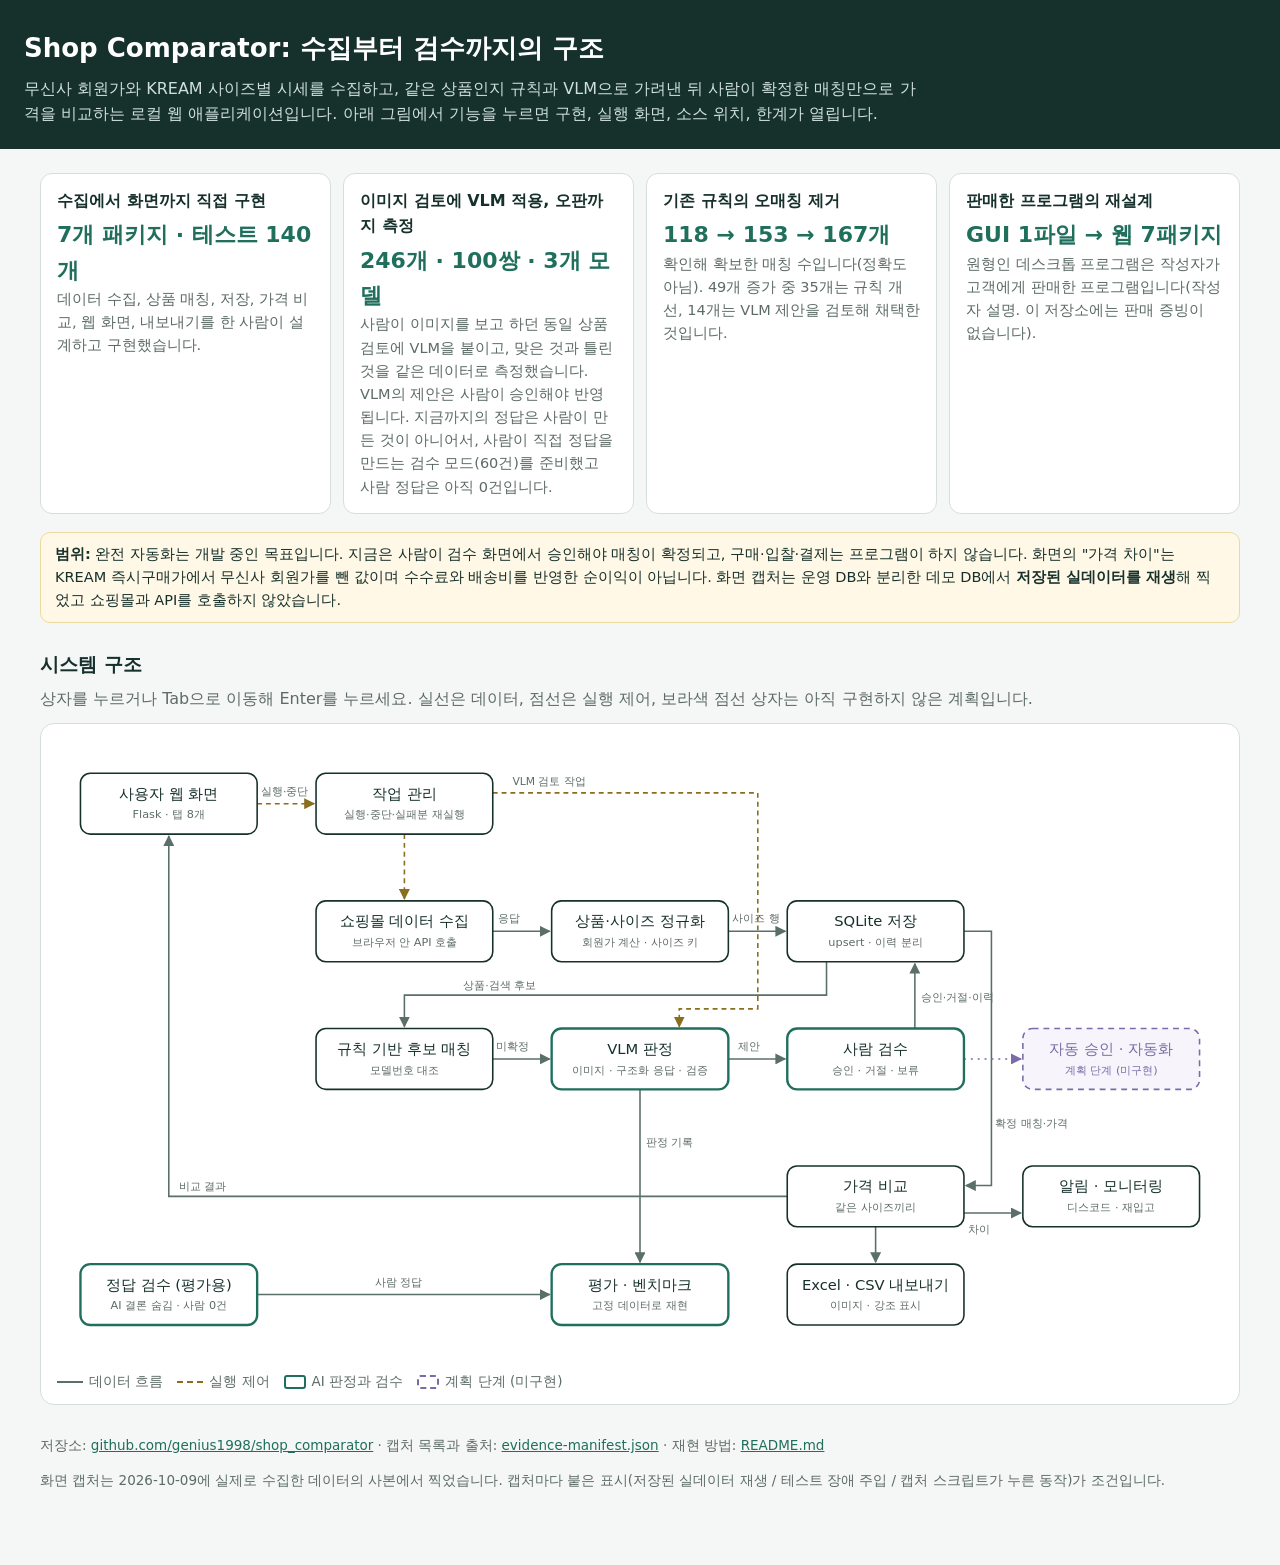
<file: docs/portfolio/index.html>
<!doctype html>
<html lang="ko">
<head>
<meta charset="utf-8">
<meta name="viewport" content="width=device-width, initial-scale=1">
<title>Shop Comparator · 시스템 구조와 증거</title>
<meta name="description" content="무신사 × KREAM 사이즈별 가격 비교 시스템의 구조, 구현, 검증 증거를 기능별로 확인하는 페이지">
<link rel="stylesheet" href="portfolio.css">
</head>
<body>
<header class="top">
  <h1>Shop Comparator: 수집부터 검수까지의 구조</h1>
  <p>무신사 회원가와 KREAM 사이즈별 시세를 수집하고, 같은 상품인지 규칙과 VLM으로 가려낸 뒤 사람이 확정한 매칭만으로 가격을 비교하는 로컬 웹 애플리케이션입니다. 아래 그림에서 기능을 누르면 구현, 실행 화면, 소스 위치, 한계가 열립니다.</p>
</header>
<main>
  <section class="strengths" aria-label="핵심 강점">
    <article><h2>수집에서 화면까지 직접 구현</h2><strong class="num">7개 패키지 · 테스트 140개</strong><p>데이터 수집, 상품 매칭, 저장, 가격 비교, 웹 화면, 내보내기를 한 사람이 설계하고 구현했습니다.</p></article>
    <article><h2>이미지 검토에 VLM 적용, 오판까지 측정</h2><strong class="num">246개 · 100쌍 · 3개 모델</strong><p>사람이 이미지를 보고 하던 동일 상품 검토에 VLM을 붙이고, 맞은 것과 틀린 것을 같은 데이터로 측정했습니다. VLM의 제안은 사람이 승인해야 반영됩니다. 지금까지의 정답은 사람이 만든 것이 아니어서, 사람이 직접 정답을 만드는 검수 모드(60건)를 준비했고 사람 정답은 아직 0건입니다.</p></article>
    <article><h2>기존 규칙의 오매칭 제거</h2><strong class="num">118 → 153 → 167개</strong><p>확인해 확보한 매칭 수입니다(정확도 아님). 49개 증가 중 35개는 규칙 개선, 14개는 VLM 제안을 검토해 채택한 것입니다.</p></article>
    <article><h2>판매한 프로그램의 재설계</h2><strong class="num">GUI 1파일 → 웹 7패키지</strong><p>원형인 데스크톱 프로그램은 작성자가 고객에게 판매한 프로그램입니다(작성자 설명. 이 저장소에는 판매 증빙이 없습니다).</p></article>
  </section>
  <p class="scope"><strong>범위:</strong> 완전 자동화는 개발 중인 목표입니다. 지금은 사람이 검수 화면에서 승인해야 매칭이 확정되고, 구매·입찰·결제는 프로그램이 하지 않습니다. 화면의 "가격 차이"는 KREAM 즉시구매가에서 무신사 회원가를 뺀 값이며 수수료와 배송비를 반영한 순이익이 아닙니다. 화면 캡처는 운영 DB와 분리한 데모 DB에서 <strong>저장된 실데이터를 재생</strong>해 찍었고 쇼핑몰과 API를 호출하지 않았습니다.</p>

  <h2 class="section" id="diagram-title">시스템 구조</h2>
  <p class="lead">상자를 누르거나 Tab으로 이동해 Enter를 누르세요. 실선은 데이터, 점선은 실행 제어, 보라색 점선 상자는 아직 구현하지 않은 계획입니다.</p>
  <div class="diagram-wrap">
    <svg class="diagram" viewBox="0 0 1200 640" role="group" aria-labelledby="diagram-title">
      <defs>
        <marker id="arrow" viewBox="0 0 10 10" refX="9" refY="5" markerWidth="7" markerHeight="7" orient="auto-start-reverse"><path d="M0 0 L10 5 L0 10 z" fill="#5a6f69"/></marker>
        <marker id="arrow-control" viewBox="0 0 10 10" refX="9" refY="5" markerWidth="7" markerHeight="7" orient="auto-start-reverse"><path d="M0 0 L10 5 L0 10 z" fill="#8a6d1f"/></marker>
        <marker id="arrow-plan" viewBox="0 0 10 10" refX="9" refY="5" markerWidth="7" markerHeight="7" orient="auto-start-reverse"><path d="M0 0 L10 5 L0 10 z" fill="#7a6ca8"/></marker>
      </defs>
      <!-- control -->
      <path class="edge control" d="M210 71 H268"/><text class="edge-label" x="214" y="62">실행·중단</text>
      <path class="edge control" d="M360 102 V168"/>
      <path class="edge control" d="M450 60 H720 V280 H640 V298"/><text class="edge-label" x="470" y="52">VLM 검토 작업</text>
      <!-- data -->
      <path class="edge" d="M450 201 H508"/><text class="edge-label" x="455" y="192">응답</text>
      <path class="edge" d="M690 201 H748"/><text class="edge-label" x="694" y="192">사이즈 행</text>
      <path class="edge" d="M790 232 V266 H360 V298"/><text class="edge-label" x="420" y="260">상품·검색 후보</text>
      <path class="edge" d="M450 331 H508"/><text class="edge-label" x="453" y="322">미확정</text>
      <path class="edge" d="M690 331 H748"/><text class="edge-label" x="700" y="322">제안</text>
      <path class="edge" d="M880 300 V234"/><text class="edge-label" x="886" y="272">승인·거절·이력</text>
      <path class="edge" d="M930 201 H958 V460 H932"/><text class="edge-label" x="962" y="400">확정 매칭·가격</text>
      <path class="edge" d="M750 471 H120 V104"/><text class="edge-label" x="130" y="465">비교 결과</text>
      <path class="edge" d="M840 502 V538"/>
      <path class="edge" d="M930 488 H988"/><text class="edge-label" x="934" y="508">차이</text>
      <path class="edge" d="M600 362 V538"/><text class="edge-label" x="606" y="420">판정 기록</text>
      <path class="edge planned" d="M930 331 H988"/>
      <path class="edge" d="M210 571 H508"/><text class="edge-label" x="330" y="562">사람 정답</text>

      <g class="node" data-node="web" tabindex="0" role="button" aria-pressed="false" aria-label="사용자 웹 화면 상세 열기"><rect x="30" y="40" width="180" height="62"/><text x="120" y="66" text-anchor="middle">사용자 웹 화면</text><text class="sub" x="120" y="86" text-anchor="middle">Flask · 탭 8개</text></g>
      <g class="node" data-node="jobs" tabindex="0" role="button" aria-pressed="false" aria-label="작업 관리 상세 열기"><rect x="270" y="40" width="180" height="62"/><text x="360" y="66" text-anchor="middle">작업 관리</text><text class="sub" x="360" y="86" text-anchor="middle">실행·중단·실패분 재실행</text></g>
      <g class="node" data-node="collect" tabindex="0" role="button" aria-pressed="false" aria-label="쇼핑몰 데이터 수집 상세 열기"><rect x="270" y="170" width="180" height="62"/><text x="360" y="196" text-anchor="middle">쇼핑몰 데이터 수집</text><text class="sub" x="360" y="216" text-anchor="middle">브라우저 안 API 호출</text></g>
      <g class="node" data-node="normalize" tabindex="0" role="button" aria-pressed="false" aria-label="상품·사이즈 정규화 상세 열기"><rect x="510" y="170" width="180" height="62"/><text x="600" y="196" text-anchor="middle">상품·사이즈 정규화</text><text class="sub" x="600" y="216" text-anchor="middle">회원가 계산 · 사이즈 키</text></g>
      <g class="node" data-node="storage" tabindex="0" role="button" aria-pressed="false" aria-label="SQLite 저장 상세 열기"><rect x="750" y="170" width="180" height="62"/><text x="840" y="196" text-anchor="middle">SQLite 저장</text><text class="sub" x="840" y="216" text-anchor="middle">upsert · 이력 분리</text></g>
      <g class="node" data-node="rules" tabindex="0" role="button" aria-pressed="false" aria-label="규칙 기반 후보 매칭 상세 열기"><rect x="270" y="300" width="180" height="62"/><text x="360" y="326" text-anchor="middle">규칙 기반 후보 매칭</text><text class="sub" x="360" y="346" text-anchor="middle">모델번호 대조</text></g>
      <g class="node ai" data-node="vlm" tabindex="0" role="button" aria-pressed="false" aria-label="VLM 판정 상세 열기"><rect x="510" y="300" width="180" height="62"/><text x="600" y="326" text-anchor="middle">VLM 판정</text><text class="sub" x="600" y="346" text-anchor="middle">이미지 · 구조화 응답 · 검증</text></g>
      <g class="node ai" data-node="review" tabindex="0" role="button" aria-pressed="false" aria-label="사람 검수 상세 열기"><rect x="750" y="300" width="180" height="62"/><text x="840" y="326" text-anchor="middle">사람 검수</text><text class="sub" x="840" y="346" text-anchor="middle">승인 · 거절 · 보류</text></g>
      <g class="node" data-node="compare" tabindex="0" role="button" aria-pressed="false" aria-label="가격 비교 상세 열기"><rect x="750" y="440" width="180" height="62"/><text x="840" y="466" text-anchor="middle">가격 비교</text><text class="sub" x="840" y="486" text-anchor="middle">같은 사이즈끼리</text></g>
      <g class="node" data-node="export" tabindex="0" role="button" aria-pressed="false" aria-label="Excel·CSV 내보내기 상세 열기"><rect x="750" y="540" width="180" height="62"/><text x="840" y="566" text-anchor="middle">Excel · CSV 내보내기</text><text class="sub" x="840" y="586" text-anchor="middle">이미지 · 강조 표시</text></g>
      <g class="node" data-node="monitor" tabindex="0" role="button" aria-pressed="false" aria-label="알림·모니터링 상세 열기"><rect x="990" y="440" width="180" height="62"/><text x="1080" y="466" text-anchor="middle">알림 · 모니터링</text><text class="sub" x="1080" y="486" text-anchor="middle">디스코드 · 재입고</text></g>
      <g class="node ai" data-node="eval" tabindex="0" role="button" aria-pressed="false" aria-label="평가·벤치마크 상세 열기"><rect x="510" y="540" width="180" height="62"/><text x="600" y="566" text-anchor="middle">평가 · 벤치마크</text><text class="sub" x="600" y="586" text-anchor="middle">고정 데이터로 재현</text></g>
      <g class="node ai" data-node="gold" tabindex="0" role="button" aria-pressed="false" aria-label="정답 검수 상세 열기"><rect x="30" y="540" width="180" height="62"/><text x="120" y="566" text-anchor="middle">정답 검수 (평가용)</text><text class="sub" x="120" y="586" text-anchor="middle">AI 결론 숨김 · 사람 0건</text></g>
      <g class="node planned" data-node="planned" tabindex="0" role="button" aria-pressed="false" aria-label="계획 단계 기능 상세 열기"><rect x="990" y="300" width="180" height="62"/><text x="1080" y="326" text-anchor="middle">자동 승인 · 자동화</text><text class="sub" x="1080" y="346" text-anchor="middle" fill="#7a6ca8">계획 단계 (미구현)</text></g>
    </svg>
    <div class="legend"><span>데이터 흐름</span><span class="l-control">실행 제어</span><span class="l-ai">AI 판정과 검수</span><span class="l-plan">계획 단계 (미구현)</span></div>
    <ol class="node-list" aria-label="기능 목록">
      <li><button data-node="web" aria-pressed="false">사용자 웹 화면<small>Flask · 탭 8개</small></button></li>
      <li><button data-node="jobs" aria-pressed="false">작업 관리<small>실행 · 중단 · 실패분 재실행</small></button></li>
      <li><button data-node="collect" aria-pressed="false">쇼핑몰 데이터 수집<small>브라우저 안 API 호출</small></button></li>
      <li><button data-node="normalize" aria-pressed="false">상품·사이즈 정규화<small>회원가 계산 · 사이즈 키</small></button></li>
      <li><button data-node="storage" aria-pressed="false">SQLite 저장<small>upsert · 제안과 결정의 분리</small></button></li>
      <li><button data-node="rules" aria-pressed="false">규칙 기반 후보 매칭<small>모델번호 대조</small></button></li>
      <li><button class="ai" data-node="vlm" aria-pressed="false">VLM 판정<small>이미지 · 구조화 응답 · 응답 검증</small></button></li>
      <li><button class="ai" data-node="review" aria-pressed="false">사람 검수<small>승인 · 거절 · 보류</small></button></li>
      <li><button data-node="compare" aria-pressed="false">가격 비교<small>확정된 매칭, 같은 사이즈끼리</small></button></li>
      <li><button data-node="export" aria-pressed="false">Excel · CSV 내보내기<small>이미지 · 강조 표시</small></button></li>
      <li><button data-node="monitor" aria-pressed="false">알림 · 모니터링<small>디스코드 · 재입고</small></button></li>
      <li><button class="ai" data-node="eval" aria-pressed="false">평가 · 벤치마크<small>고정 데이터로 재현</small></button></li>
      <li><button class="ai" data-node="gold" aria-pressed="false">정답 검수 (평가용)<small>AI 결론 숨김 · 사람 정답 0건</small></button></li>
      <li><button class="planned" data-node="planned" aria-pressed="false">자동 승인 · 자동화<small>계획 단계 (미구현)</small></button></li>
    </ol>
  </div>

  <div class="details-source">
  <!-- ===================================================== web -->
  <article class="detail" data-detail="web" data-title="사용자 웹 화면">
    <h3>해결하려는 문제와 역할</h3>
    <p>원래 프로그램은 버튼 하나가 전체 과정을 돌리는 데스크톱 창이었습니다. 단계별로 실행하고, 진행 중인 결과를 보고, 틀린 매칭을 고칠 화면이 필요했습니다. 웹 화면은 그 조작과 확인을 맡습니다.</p>
    <h3>입력 → 처리 → 출력</h3>
    <div class="io"><div><b>입력</b>탭에서의 클릭, 수집 대상, 선택한 상품</div><span>→</span><div><b>처리</b>JSON API 호출, 2.5초마다 상태 갱신</div><span>→</span><div><b>출력</b>상품·사이즈 표, 작업 진행 막대, 검수 카드, 다운로드</div></div>
    <h3>내부 흐름</h3>
    <ol class="steps"><li>탭 선택</li><li>POST + CSRF 토큰</li><li>작업 ID 응답</li><li>/api/state 폴링</li><li>열린 탭만 다시 그림</li></ol>
    <figure><img src="assets/01-products.png" alt="상품 목록과 사이즈별 가격 비교 화면" loading="lazy"><figcaption><span class="tag replay">저장된 실데이터 재생·네트워크 미호출</span>상품·비교 탭. 상품 아래에 사이즈별 회원가, KREAM 즉시구매가·즉시판매가, 차이가 나옵니다.</figcaption></figure>
    <h3>코드 예시</h3>
<pre>// 쇼핑몰에서 온 문자열은 textContent로만 넣는다 (static/app.js)
function el(tag, props = {}, ...children) {
  const node = document.createElement(tag);
  for (const [k, v] of Object.entries(props)) {
    if (k === 'text') node.textContent = v;   // innerHTML을 쓰지 않는다
    ...</pre>
    <h3>소스 위치</h3>
    <p class="src"><code>shop_comparator/web/web_app.py</code> <code>create_app</code>, <code>local_only</code>(127.0.0.1·Host·CSRF 확인) · <code>web/templates/index.html</code> · <code>web/static/app.js</code> <code>poll</code>, <code>renderProducts</code>, <code>reviewCard</code></p>
    <h3>실패 처리와 한계</h3>
    <div class="limits"><ul><li>서버에 연결하지 못하면 상단에 안내를 띄우고 다음 주기에 다시 시도합니다.</li><li>이 PC 전용입니다. 다른 주소에서의 접속과 CSRF 토큰 없는 POST는 403입니다. CSP는 <code>default-src 'self'</code>입니다.</li><li>단일 사용자 로컬 앱입니다. 배포, 로그인, 다중 사용자는 다루지 않습니다. 프레임워크 없는 단순한 화면입니다.</li></ul></div>
    <div class="linkbar"><button data-goto="jobs">작업 관리 →</button><button data-goto="review">사람 검수 →</button></div>
  </article>

  <!-- ===================================================== jobs -->
  <article class="detail" data-detail="jobs" data-title="작업 관리: 실행, 취소, 실패, 재시도">
    <h3>해결하려는 문제와 역할</h3>
    <p>수집은 수십 분이 걸리고 중간에 쇼핑몰이 거절하거나 연결이 끊깁니다. 무엇이 끝났고 무엇이 남았는지 모르면 처음부터 다시 돌려야 합니다. 작업 관리는 모든 수집·검토를 작업 단위로 실행하고, 대상 하나하나의 처리 상태를 남깁니다.</p>
    <h3>입력 → 처리 → 출력</h3>
    <div class="io"><div><b>입력</b>작업 종류, 대상 상품, 사용하는 쇼핑몰</div><span>→</span><div><b>처리</b>같은 쇼핑몰 작업은 하나만, 대상마다 pending → ok / failed / skipped 기록</div><span>→</span><div><b>출력</b>진행률, 요약, 실패 원인, 남은 항목 목록</div></div>
    <h3>실행 · 취소 · 실패 · 재시도</h3>
    <ol class="steps"><li>시작: 대상 전부를 pending으로 등록</li><li>상품 하나 처리</li><li class="branch">성공 → ok / 실패 → failed + 원인</li><li class="stop">중단·인증 오류·연속 실패 → 작업 종료, 나머지는 pending</li><li>[실패·미처리만 다시 실행]</li><li>failed + pending만 새 작업으로</li></ol>
    <figure><img src="assets/02-vlm-progress.png" alt="VLM 검토 작업의 진행 막대" loading="lazy"><figcaption><span class="tag replay">저장된 실데이터 재생·네트워크 미호출</span>작업 진행 표시와 중단 버튼. 진행이 보이도록 데모 서버가 상품당 0.25초 지연을 넣었습니다.</figcaption></figure>
    <figure><img src="assets/09-failed-job.png" alt="일부 실패한 작업과 실패·미처리 재실행 버튼" loading="lazy"><figcaption><span class="tag fault">테스트 장애 주입</span>상품 3개의 KREAM 가격 조회가 시간 초과되도록 주입했습니다. 완료 7, 실패 3이 남고 재실행 버튼이 나타납니다.</figcaption></figure>
    <figure><img src="assets/10-resumed.png" alt="실패 항목만 다시 실행한 뒤의 작업 이력" loading="lazy"><figcaption><span class="tag fault">테스트 장애 주입</span>남은 3개만 다시 실행한 결과. 이미 끝난 7개는 다시 조회하지 않았습니다.</figcaption></figure>
    <h3>코드 예시</h3>
<pre># 대상 하나당 한 행. 재시도는 덮어쓰고 중복을 만들지 않는다 (storage/store.py)
INSERT INTO job_items (jobId, stage, goodsNo, state, errorKind, error, updatedAt)
VALUES (?, ?, ?, ?, ?, ?, ?)
ON CONFLICT(jobId, stage, goodsNo) DO UPDATE SET state = excluded.state, ...

# 남은 것만 고른다 (services/pipeline.py)
def unfinished(job_id):
    return {stage: [goodsNo ...] for row in store.job_items(job_id)
            if row["state"] in ("pending", "failed")}</pre>
    <h3>소스 위치</h3>
    <p class="src"><code>services/jobs.py</code> <code>JobManager.start</code>, <code>JobContext.check</code> · <code>services/pipeline.py</code> <code>unfinished</code>, <code>resume_musinsa</code>, <code>quote_products</code> · <code>web/web_app.py</code> <code>job_resume</code> · 테스트 <code>tests/test_vlm_review.py</code> <code>PriceRecoveryTests</code></p>
    <h3>실패 처리와 한계</h3>
    <div class="limits"><ul><li>인증(401)·차단(403)·한도(429)는 재시도하지 않고 즉시 멈춥니다. 연결 끊김은 5초 뒤 한 번만 다시 시도하고 3회 연속이면 멈춥니다.</li><li>서버가 꺼져 끝나지 못한 작업은 다음 시작 때 "서버 종료로 중단"으로 정리되고 남은 항목을 다시 실행할 수 있습니다.</li><li>자동 재개는 하지 않습니다. 사용자가 버튼을 눌러야 합니다. 유료 VLM 호출은 재실행 때 자동으로 반복하지 않습니다.</li><li>재실행 검증은 테스트용 어댑터로만 했습니다. 실제 쇼핑몰 장애 상황에서의 재실행은 확인하지 않았습니다.</li></ul></div>
    <div class="linkbar"><button data-goto="storage">저장 구조 →</button><button data-goto="collect">수집 →</button></div>
  </article>

  <!-- ===================================================== collect -->
  <article class="detail" data-detail="collect" data-title="쇼핑몰 데이터 수집">
    <h3>해결하려는 문제와 역할</h3>
    <p>두 쇼핑몰 모두 프로그램의 직접 요청을 거절합니다. 같은 PC에서 방식만 바꿔 요청해 원인을 확인했고, 쇼핑몰 페이지가 열린 Chrome 안에서 사이트가 쓰는 JSON API를 호출하는 방식으로 바꿨습니다.</p>
    <table><tr><th>방식</th><th>무신사</th><th>KREAM</th></tr><tr><td><code>requests</code> + Chrome User-Agent</td><td>403</td><td>500</td></tr><tr><td>헤드리스 Chrome</td><td>200</td><td>500</td></tr><tr><td>일반 창 Chrome</td><td>200</td><td>200</td></tr></table>
    <h3>입력 → 처리 → 출력</h3>
    <div class="io"><div><b>입력</b>랭킹·카테고리·브랜드·상품 번호, 저장된 로그인 세션</div><span>→</span><div><b>처리</b>옵션·재고 API, 장바구니 → 주문서 → 쿠폰(회원가), KREAM 사이즈별 시세 API</div><span>→</span><div><b>출력</b>사이즈별 재고·회원가, 즉시구매가·즉시판매가</div></div>
    <h3>내부 흐름</h3>
    <ol class="steps"><li>쇼핑몰 페이지를 연 Chrome</li><li>페이지 안에서 fetch()</li><li>응답 JSON 검증</li><li class="branch">401·403·429 → 즉시 중단</li><li>사이즈별 저장</li></ol>
    <figure><img src="assets/14-collect.png" alt="수집 탭" loading="lazy"><figcaption><span class="tag replay">저장된 실데이터 재생·네트워크 미호출</span>수집 대상과 단계별 작업 버튼. 이 캡처에서는 수집을 실행하지 않았습니다.</figcaption></figure>
    <h3>코드 예시</h3>
<pre># 기존 코드가 쓰던 requests 인터페이스를 유지하고 전송만 바꾼다 (shops/browser_transport.py)
with browser_transport("kream", start_url=...):
    data = kream_crawler.run_curl_json(url, headers)   # 실제로는 페이지 안의 fetch()</pre>
    <h3>소스 위치</h3>
    <p class="src"><code>shops/browser_transport.py</code> <code>BrowserSession</code> · <code>shops/crawler.py</code> <code>price_option</code> · <code>shops/kream_api.py</code> <code>fetch_quotes</code>, <code>parse_buy</code> · <code>shops/site_login.py</code> <code>verify_musinsa</code>, <code>verify_kream</code> · <code>docs/collection-strategy.md</code></p>
    <h3>실패 처리와 한계</h3>
    <div class="limits"><ul><li>실제 사이트 검증: 2026-10-09 무신사 신발 랭킹 200개의 사이즈·재고·회원가, 매칭된 130개의 KREAM 시세.</li><li>자동화 탐지를 숨기는 옵션을 쓰지 않고, 접근 거절을 우회하지 않습니다. 주문 확정·결제 API는 호출하지 않습니다.</li><li>쇼핑몰이 API를 바꾸면 수집이 실패합니다. 대상 사이트의 이용약관 준수는 사용자의 책임입니다.</li><li>브랜드·카테고리 방식 수집은 실제 사이트로 검증하지 않았습니다.</li></ul></div>
    <div class="linkbar"><button data-goto="normalize">정규화 →</button></div>
  </article>

  <!-- ===================================================== normalize -->
  <article class="detail" data-detail="normalize" data-title="상품·사이즈 정규화와 회원가 계산">
    <h3>해결하려는 문제와 역할</h3>
    <p>가격은 사이즈마다 다르고, 두 쇼핑몰의 사이즈 표기도 다릅니다. 기존 프로그램은 숫자만 뽑아 비교해서 US 8과 UK 8이 같아질 수 있었고, 첫 사이즈의 회원가를 모든 사이즈에 복사했습니다.</p>
    <h3>입력 → 처리 → 출력</h3>
    <div class="io"><div><b>입력</b>옵션별 주문서 금액, 원본 사이즈 문자열</div><span>→</span><div><b>처리</b>회원가 = 판매가 − 쿠폰 − 등급 할인 − 적립금 선할인. 사이즈는 체계별 키로</div><span>→</span><div><b>출력</b>사이즈별 회원가와 정규화 키</div></div>
    <table><tr><th>원본 사이즈</th><th>키</th></tr><tr><td>250, 250mm, W250, KR 250</td><td><code>MM:250</code></td></tr><tr><td>US 8 / UK 8</td><td><code>US:8</code> / <code>UK:8</code> (서로 다름)</td></tr><tr><td>2XL, XXL</td><td><code>A:XXL</code></td></tr></table>
    <figure><img src="assets/01b-products-zoom.png" alt="한 상품의 사이즈별 가격 행" loading="lazy"><figcaption><span class="tag replay">저장된 실데이터 재생·네트워크 미호출</span>사이즈 행마다 쿠폰·등급 할인·적립금 선할인 내역과 회원가 출처가 표시됩니다.</figcaption></figure>
    <h3>소스 위치</h3>
    <p class="src"><code>services/comparison_service.py</code> <code>size_key</code>, <code>build</code> · <code>shops/crawler.py</code> <code>compute_final_v2</code> · <code>services/pipeline.py</code> <code>collect_one</code></p>
    <h3>실패 처리와 한계</h3>
    <div class="limits"><ul><li>조회에 실패한 사이즈는 가격을 비우고 사유를 남깁니다. 공개 가격이나 다른 사이즈의 값으로 채우지 않습니다. 실패를 품절로 바꾸지 않습니다.</li><li>재조회가 실패하면 이전 검증값을 유지하고 "갱신 실패(이전 값)"로 구분해 표시합니다.</li><li>US ↔ mm 같은 환산은 하지 않습니다. 표기 체계가 다른 상품은 비교되지 않습니다.</li><li>배송비, 결제수단 할인은 회원가에 넣지 않았습니다.</li></ul></div>
    <div class="linkbar"><button data-goto="storage">저장 →</button><button data-goto="compare">가격 비교 →</button></div>
  </article>

  <!-- ===================================================== storage -->
  <article class="detail" data-detail="storage" data-title="SQLite 저장: 테이블 관계와 갱신 방식">
    <h3>해결하려는 문제와 역할</h3>
    <p>기존 프로그램은 수집을 시작할 때 상품 테이블을 비웠습니다. 한쪽이 실패하면 다른 쪽 결과도 사라졌습니다. 저장 계층은 덮어쓰기 대신 갱신을 하고, AI의 제안과 사람의 결정을 서로 다른 테이블에 둡니다.</p>
    <h3>테이블 관계</h3>
    <div class="er">
      <div><b>products</b>goodsNo (PK), 상품명, 품번, 이미지 주소<em>무신사 상품 1행. 기존 GUI와 공유</em></div>
      <div><b>musinsa_variants</b>(goodsNo, optionNo) PK<br>size, finalPrice, priceStatus, error, checkedAt<em>→ products.goodsNo</em></div>
      <div><b>kream_search_cache</b>musinsa_goods_no (PK), kream_product_id, match_method, match_reason<em>가격 비교가 쓰는 확정 매칭 1행</em></div>
      <div><b>kream_quotes</b>(kreamId, size) PK<br>instantBuy, instantSell, bidOnly, checkedAt<em>→ kream_search_cache.kream_product_id</em></div>
      <div><b>vlm_suggestions</b>id, goodsNo, model, status, decision, kreamId, reason, candidateKey, tokens<em>AI 제안. 추가만 함. 매칭을 바꾸지 않음</em></div>
      <div><b>match_reviews</b>id, goodsNo, action, kreamId, suggestionId, previousKreamId, mode, reviewSeconds<em>사람의 결정 이력. 추가만 함</em></div>
      <div><b>job_runs</b>id (PK), kind, state, summary<em>작업 1행</em></div>
      <div><b>job_items</b>(jobId, stage, goodsNo) PK<br>state, errorKind, error<em>→ job_runs.id. 대상별 처리 상태</em></div>
    </div>
    <h3>갱신과 중복 방지</h3>
    <ol class="steps"><li>기본키로 upsert</li><li>실패한 조회는 값 대신 오류만 기록</li><li>사라진 옵션은 삭제 대신 present = 0</li><li>제안·결정은 INSERT만 (이력 보존)</li><li>승인 시에만 kream_search_cache 갱신</li></ol>
<pre># 같은 사이즈를 다시 수집해도 행은 하나 (storage/store.py)
PRIMARY KEY (kreamId, size)         -- kream_quotes
PRIMARY KEY (goodsNo, optionNo)     -- musinsa_variants
PRIMARY KEY (jobId, stage, goodsNo) -- job_items

# 테스트: 재실행 뒤 (kreamId, size)별 행 수가 모두 1인지 확인
SELECT kreamId, size, COUNT(*) FROM kream_quotes GROUP BY kreamId, size</pre>
    <figure><img src="assets/page-panel-storage.png" alt="이 패널의 캡처" loading="lazy"><figcaption>이 설명 패널 자체의 화면(페이지 동작 확인용 캡처).</figcaption></figure>
    <h3>소스 위치</h3>
    <p class="src"><code>storage/store.py</code> <code>init</code>, <code>save_variant</code>, <code>save_kream_quotes</code>, <code>add_suggestion</code>, <code>add_review</code>, <code>mark_item</code> · <code>storage/database.py</code>(기존 스키마) · 테스트 <code>test_refresh_failure_keeps_last_verified_price_as_stale</code>, <code>test_resume_fetches_only_failed_and_unreached_products</code></p>
    <h3>실패 처리와 한계</h3>
    <div class="limits"><ul><li>웹은 테이블을 추가만 하고(<code>CREATE TABLE IF NOT EXISTS</code>) 기존 GUI 테이블을 비우지 않습니다.</li><li>비밀번호는 저장하지 않습니다. 로그인 쿠키는 운영 DB에만 있고 데모 사본에서는 지웠습니다.</li><li>SQLite 한 파일이라 동시 사용자와 대용량에는 맞지 않습니다. 스키마 이전(migration) 도구는 없습니다.</li></ul></div>
    <div class="linkbar"><button data-goto="review">사람 검수 →</button><button data-goto="jobs">작업 관리 →</button></div>
  </article>

  <!-- ===================================================== rules -->
  <article class="detail" data-detail="rules" data-title="규칙 기반 후보 매칭">
    <h3>해결하려는 문제와 역할</h3>
    <p>기존 규칙은 "검색 결과 중 품번이 같은 상품, 없으면 첫 번째 결과"였습니다. 같은 상품이어도 두 쇼핑몰의 품번이 다른 경우가 많아 절반 이상이 첫 번째 결과로 넘어갔고, 그 대부분이 다른 상품이었습니다.</p>
    <table><tr><th>원인</th><th>예</th></tr><tr><td>무신사 품번이 판매자 관리번호</td><td><code>NBPDGF733B_19</code> ↔ <code>U740BM2</code> (실제 모델번호는 상품명 안에 있음)</td></tr><tr><td>표기 차이</td><td><code>VN000D3HBKA1</code> ↔ <code>VN000D3HBKA</code></td></tr><tr><td>같은 모델번호를 여러 상품이 사용</td><td>에어포스 1 <code>CW2288-111</code>: 일반판과 협업판</td></tr></table>
    <h3>입력 → 처리 → 출력</h3>
    <div class="io"><div><b>입력</b>무신사 품번·상품명, KREAM 검색 후보와 모델번호</div><span>→</span><div><b>처리</b>상품명 속 모델번호 추출, 기호 제거 후 대조, 3자 이내 접미 차이 허용</div><span>→</span><div><b>출력</b>일치 후보가 하나면 확정, 아니면 미확정</div></div>
    <ol class="steps"><li>후보 수집·이미지 저장</li><li>모델번호 읽기</li><li>대조</li><li class="branch">일치 1개 → 확정</li><li class="branch">0개·여러 개 → VLM으로</li></ol>
    <figure><img src="assets/15-match.png" alt="매칭 탭" loading="lazy"><figcaption><span class="tag replay">저장된 실데이터 재생·네트워크 미호출</span>매칭 상태, 방식, 근거가 상품별로 표시됩니다.</figcaption></figure>
    <h3>결과 (246개 상품, 확인해 확보한 매칭 수)</h3>
    <table><tr><th>방법</th><th>확보</th><th>비고</th></tr><tr><td>기존 규칙(품번 일치)</td><td class="n">118</td><td>그 밖의 128개에는 첫 번째 결과를 사용. 확인한 52개 중 44개가 다른 상품</td></tr><tr><td>모델번호 대조 확장</td><td class="n">153</td><td>+35. 확정하지 못하면 매칭하지 않음</td></tr></table>
    <h3>소스 위치</h3>
    <p class="src"><code>matching/match_review.py</code> <code>name_codes</code>, <code>code_match</code>, <code>decide</code>, <code>apply_model_matches</code> · <code>matching/evaluate.py</code> <code>legacy_pick</code>, <code>model_code_pick</code></p>
    <h3>실패 처리와 한계</h3>
    <div class="limits"><ul><li>모델번호 일치를 정답으로 보는 것은 가정입니다. 이 153개에서 규칙이 맞는 것은 정의상 당연하며 규칙의 정확도 증거가 아닙니다.</li><li>모델번호가 없는 상품(국내 브랜드 구두 등)은 확정하지 못합니다.</li><li>수집 중에 도는 자동 판별기도 같은 정책을 따릅니다. 규칙이 확정한 것만 바로 등록하고, 언어 모델의 선택은 제안으로 저장해 검수 화면으로 보냅니다. 예전에 모델이 직접 등록한 매칭은 지우지 않고 "AI 등록(미검수)"로 표시하며 승인 전에는 가격 비교에서 뺍니다. 그중 색상이 다른 상품 1건이 있었습니다.</li></ul></div>
    <div class="linkbar"><button data-goto="vlm">VLM 판정 →</button><button data-goto="eval">평가 →</button></div>
  </article>

  <!-- ===================================================== vlm -->
  <article class="detail" data-detail="vlm" data-title="VLM 판정: 이미지 입력에서 응답 검증까지">
    <h3>해결하려는 문제와 역할</h3>
    <p>규칙으로 확정하지 못한 상품은 사람이 양쪽 이미지를 보고 같은 상품인지 가려야 했습니다. VLM은 그 검토의 후보를 먼저 제안합니다. 제안은 저장만 되고 매칭을 바꾸지 않습니다.</p>
    <h3>입력 → 처리 → 출력</h3>
    <div class="io"><div><b>입력</b>무신사 썸네일 1장, KREAM 후보 썸네일 N장(512px), 상품명·브랜드·모델번호</div><span>→</span><div><b>처리</b>JSON 스키마를 지정한 한 번의 호출, 응답 검증</div><span>→</span><div><b>출력</b>same / different / uncertain, 고른 후보, 사유, 모델명, 시각, 토큰</div></div>
    <h3>내부 흐름</h3>
    <ol class="steps"><li>이미지·후보 확인</li><li class="stop">이미지 없음·후보 없음 → 오류로 기록</li><li>같은 후보 목록의 판정이 이미 있으면 건너뜀</li><li>모델 호출 또는 저장된 판정 재생</li><li>응답 검증</li><li class="stop">형식 오류·후보 밖 ID·오래된 판정 → 제안으로 쓰지 않음</li><li>vlm_suggestions에 저장</li><li>사람 검수 대기</li></ol>
    <figure><img src="assets/03-review-card.png" alt="무신사 이미지와 KREAM 후보 이미지, VLM 판정이 나란히 있는 검토 카드" loading="lazy"><figcaption><span class="tag replay">저장된 실데이터 재생·네트워크 미호출</span>에어포스 1 화이트. 일반판과 협업판이 같은 모델번호를 써서 규칙이 확정하지 못한 상품입니다. 판정은 2026-10-09에 저장된 것입니다.</figcaption></figure>
    <figure><img src="assets/05-conflict.png" alt="모델번호 규칙과 VLM이 다른 후보를 고른 카드" loading="lazy"><figcaption><span class="tag replay">저장된 실데이터 재생·네트워크 미호출</span>규칙과 VLM이 충돌하는 경우. 같은 모델의 다른 색상을 VLM이 골랐습니다.</figcaption></figure>
    <h3>구조화된 응답과 검증</h3>
<pre>// 모델에 요구하는 응답 형식 (matching/vlm_match.py SCHEMA)
{"decision": "same" | "different" | "uncertain",
 "kream_id": "12831", "confidence": 0.99, "reason": "..."}

# 응답 검증 (services/vlm_review.py validate)
decision not in (same, different, uncertain)      -> InvalidAnswer("format")
decision == same and kream_id not in candidates   -> InvalidAnswer("unknown_candidate")
confidence가 0~1 밖이거나 숫자가 아님              -> 값을 비움 (추정하지 않음)
판정 시각 &lt; 후보 수집 시각                          -> InvalidAnswer("stale")</pre>
    <h3>모델 비교 (같은 이미지 쌍 100개, 이미지만 제공)</h3>
    <table><tr><th></th><th>Qwen3-VL-8B (자체 GPU)</th><th>gpt-5.4-mini</th><th>gpt-5.4-nano</th></tr><tr><td>정확도</td><td class="n">92.0%</td><td class="n">87.0%</td><td class="n">73.0%</td></tr><tr><td>다른 상품을 동일로 판정</td><td class="n">5 / 50</td><td class="n">2 / 50</td><td class="n">0 / 50</td></tr><tr><td>같은 상품을 찾음</td><td class="n">47 / 50</td><td class="n">43 / 50</td><td class="n">26 / 50</td></tr><tr><td>API 비용(쌍당)</td><td class="n">0원</td><td class="n">약 1.78원</td><td class="n">약 0.52원</td></tr></table>
    <p>100쌍 규모라 1~2건 차이는 의미가 없고, nano의 "0건"은 무오류를 뜻하지 않습니다. Qwen은 서버가 정한 프롬프트만 쓸 수 있어 프롬프트가 같지 않습니다.</p>
    <h3>소스 위치</h3>
    <p class="src"><code>services/vlm_review.py</code> <code>review_products</code>, <code>validate</code>, <code>candidate_key</code>, <code>image_problem</code> · <code>matching/vlm_match.py</code> <code>judge</code>, <code>SCHEMA</code> · <code>matching/vlm_benchmark.py</code> · 테스트 <code>tests/test_vlm_review.py</code> <code>SuggestionTests</code></p>
    <h3>실패 처리와 한계</h3>
    <div class="limits"><ul><li>신뢰도는 모델이 스스로 출력한 값입니다. 화면에 "확률 아님"으로 표시하고 자동 승인에 쓰지 않습니다. 실제로 틀린 "동일" 판정의 신뢰도가 0.84~0.98이었습니다.</li><li>유료 호출은 최대 호출 수를 입력해야 시작되고 한도에서 멈춥니다. API 실패는 그 상품의 시도만 오류로 남기고 기존 매칭과 이전 판정을 건드리지 않습니다.</li><li>실행 중 중단하면 끝난 상품의 판정은 남고 나머지는 미처리로 남습니다.</li><li>웹의 실시간 호출 경로는 모의 테스트로만 검증했습니다. 실제 판정 246건은 명령줄 도구로 실행해 저장한 것입니다.</li><li>썸네일 한 장으로는 색상만 다른 상품, 같은 브랜드의 닮은 모델을 자주 구분하지 못합니다.</li></ul></div>
    <div class="linkbar"><button data-goto="review">사람 검수 →</button><button data-goto="eval">평가 →</button></div>
  </article>

  <!-- ===================================================== review -->
  <article class="detail" data-detail="review" data-title="사람 검수: 승인, 거절, 보류">
    <h3>해결하려는 문제와 역할</h3>
    <p>VLM은 틀립니다. 틀린 매칭은 곧 틀린 가격 비교이므로, 사람이 확인한 매칭만 가격 비교에 쓰이게 했습니다. 검수 화면은 판단에 필요한 것을 한 장에 모으고 결정과 근거를 이력으로 남깁니다.</p>
    <h3>입력 → 처리 → 출력</h3>
    <div class="io"><div><b>입력</b>양쪽 이미지, 상품명·브랜드·모델번호, VLM 판정과 사유, 충돌 안내</div><span>→</span><div><b>처리</b>후보 선택 후 승인 / 거절 / 보류</div><span>→</span><div><b>출력</b>검수 이력 1행, 승인이면 확정 매칭 갱신, 거절이면 그 매칭 해제</div></div>
    <ol class="steps"><li>카드 펼침 (시간 측정 시작)</li><li>이미지·모델번호·사유 확인</li><li class="branch">승인 → kream_search_cache에 human_review로 등록</li><li class="branch">거절 → 등록된 매칭 해제</li><li class="branch">보류 → 기록만</li><li>match_reviews에 이력 추가</li></ol>
    <figure><img src="assets/04-review-decision.png" alt="판정 사유, 충돌 안내, 후보 선택, 승인 거절 보류 버튼" loading="lazy"><figcaption><span class="tag replay">저장된 실데이터 재생·네트워크 미호출</span>판정, 모델명, 실행 시각, 사유, "모델 출력 신뢰도(확률 아님)", 충돌 안내, 세 가지 결정.</figcaption></figure>
    <figure><img src="assets/06-wrong-suggestion.png" alt="VLM이 다른 모델을 동일로 판정한 카드" loading="lazy"><figcaption><span class="tag replay">저장된 실데이터 재생·네트워크 미호출</span>대표 오판. VLM이 모델번호 계열이 다른 팀버랜드 부츠를 "동일"로 판정했고, 충돌 안내가 모델번호 불일치를 알려 줍니다.</figcaption></figure>
    <figure><img src="assets/18-legacy-ai-card.png" alt="예전에 언어 모델이 등록한 매칭이 미검수로 표시된 카드" loading="lazy"><figcaption><span class="tag replay">저장된 실데이터 재생·네트워크 미호출</span>기존 AI 등록의 미검수 표시. 언어 모델이 등록했던 매칭(색상이 다른 상품)이 지워지지 않고 출처·근거와 함께 검수 대기에 나옵니다.</figcaption></figure>
    <figure><img src="assets/22-timing-log.png" alt="검토 시간 기록 표" loading="lazy"><figcaption><span class="tag auto">자동화 조작</span>검토 시간 기록 화면. 모든 행의 origin이 automation입니다. 캡처 스크립트가 누른 기록이며 사람의 검토 시간이 아닙니다. 시작·종료, 소요, 탭 이탈 시간과 횟수가 남습니다.</figcaption></figure>
    <figure><img src="assets/07a-approved-card.png" alt="승인 후 검수 이력이 표시된 카드" loading="lazy"><figcaption><span class="tag auto">캡처 스크립트가 누른 승인</span>승인 뒤 카드에 마지막 검수와 이력 건수가 남습니다. 사람의 실제 검수가 아닙니다.</figcaption></figure>
    <figure><img src="assets/08-review-metrics.png" alt="검수 업무량 집계" loading="lazy"><figcaption><span class="tag auto">캡처 스크립트가 누른 결정 포함</span>대상, 규칙 확정, VLM 판정, 검수 대기, 승인·거절·보류, 검토 시간.</figcaption></figure>
<pre>-- 제안과 결정은 서로 다른 테이블이다
vlm_suggestions: id=7, goodsNo=3976350, decision=same, kreamId=12831, model=gpt-5.4-mini-...
match_reviews:   id=2, goodsNo=3976350, action=approve, kreamId=12831,
                 suggestionId=7, previousKreamId=NULL, mode=assisted, reviewSeconds=...</pre>
    <h3>소스 위치</h3>
    <p class="src"><code>services/vlm_review.py</code> <code>queue</code>, <code>decide</code>, <code>metrics</code>, <code>_conflicts</code> · <code>web/web_app.py</code> <code>review_list</code>, <code>review_decide</code> · <code>web/static/app.js</code> <code>reviewCard</code> · <code>docs/review-measurement.md</code> · 테스트 <code>DecisionTests</code></p>
    <h3>실패 처리와 한계</h3>
    <div class="limits"><ul><li>후보 목록에 없는 상품은 승인할 수 없습니다. 잘못된 요청은 이력을 남기지 않고 거절됩니다.</li><li>거절해도 매칭 행과 출처, 수집한 시세는 지우지 않습니다. "검수 거절"로 남고 가격 비교에서만 빠집니다.</li><li>모델의 판단만으로는 매칭이 등록되지 않습니다. 수집 중 자동 판별기의 선택도 제안으로 저장되고, 예전에 모델이 등록한 매칭은 "AI 등록(미검수)"로 남아 승인 전에는 가격 비교에서 빠집니다. 로컬 웹 서버와 실제 SQLite로 21개 항목을 확인했습니다(저장 결과 재생, 승인·거절은 자동화 조작).</li><li><strong>아직 사람이 이 화면으로 검수한 기록이 없습니다.</strong> 저장소의 기존 라벨(동일 14, 아님 6, 보류 3)은 AI 보조 도구가 만든 것이며 사람 미검수입니다.</li><li>검토 시간은 측정 기능만 있습니다. 수동 대비 AI 보조의 시간 감소율은 측정하지 않았으므로 제시하지 않습니다.</li><li>"AI 제안 숨기기"로 수동 조건을 만들 수 있습니다. 절차는 <code>docs/review-measurement.md</code>에 있습니다.</li></ul></div>
    <div class="linkbar"><button data-goto="compare">가격 비교 →</button><button data-goto="storage">저장 →</button></div>
  </article>

  <!-- ===================================================== compare -->
  <article class="detail" data-detail="compare" data-title="가격 비교">
    <h3>해결하려는 문제와 역할</h3>
    <p>KREAM은 사이즈마다 시세가 다릅니다. 상품 단위가 아니라 같은 상품의 같은 사이즈끼리 비교해야 합니다. 비교는 확정된 매칭만 쓰고, 결과를 저장하지 않고 요청할 때마다 양쪽 테이블에서 계산합니다.</p>
    <h3>입력 → 처리 → 출력</h3>
    <div class="io"><div><b>입력</b>확정 매칭, 무신사 사이즈별 회원가, KREAM 사이즈별 시세</div><span>→</span><div><b>처리</b>사이즈 키로 짝짓기, 행마다 상태 판정</div><span>→</span><div><b>출력</b>가격 차이 = KREAM 즉시구매가 − 무신사 회원가, 상태, 조회 시각</div></div>
    <table><tr><th>용어</th><th>뜻</th></tr><tr><td>KREAM 즉시구매가</td><td>새 상품을 지금 살 수 있는 최저가. 배송 유형과 함께 저장</td></tr><tr><td>KREAM 즉시판매가</td><td>지금 팔 수 있는 가격(가장 높은 구매 입찰가). 즉시구매가와 다른 값</td></tr><tr><td>가격 차이</td><td>즉시구매가 − 회원가. 수수료·검수비·배송비를 반영하지 않았으므로 <strong>순이익이 아님</strong></td></tr></table>
    <figure><img src="assets/17-before-approval.png" alt="승인 전: AI 등록 미검수 상태로 KREAM 가격이 비어 있는 화면" loading="lazy"><figcaption><span class="tag replay">저장된 실데이터 재생·네트워크 미호출</span>승인 전. 매칭 상태가 "AI 등록(미검수)"이고 KREAM 가격 칸이 비어 있습니다. 가격 비교에서 제외된 상태입니다.</figcaption></figure>
    <figure><img src="assets/07-approved-in-comparison.png" alt="검수 승인된 상품의 사이즈별 가격 비교" loading="lazy"><figcaption><span class="tag replay">저장된 실데이터 재생</span><span class="tag auto">승인은 캡처 스크립트가 누름</span>승인 후. 같은 상품의 매칭 상태가 "검수 승인"으로 바뀌고 저장돼 있던 KREAM 사이즈별 시세와 비교됩니다.</figcaption></figure>
    <figure><img src="assets/19-after-reject.png" alt="거절 후: 검수 거절 상태로 KREAM 가격이 비어 있는 화면" loading="lazy"><figcaption><span class="tag replay">저장된 실데이터 재생</span><span class="tag auto">거절은 캡처 스크립트가 누름</span>거절 후. 매칭 상태가 "검수 거절"로 남고 KREAM 가격 칸이 비어 있습니다. 행과 출처는 지워지지 않습니다.</figcaption></figure>
    <h3>소스 위치</h3>
    <p class="src"><code>services/comparison_service.py</code> <code>build</code>, <code>match_info</code>, <code>summarize</code> · 테스트 <code>test_only_an_approval_makes_the_match_used_for_prices</code></p>
    <h3>실패 처리와 한계</h3>
    <div class="limits"><ul><li>미검증 매칭은 쓰지 않습니다. 입찰만 가능한 사이즈는 즉시구매가를 비우고 "즉시구매 불가"로 표시합니다.</li><li>상태로 원인을 구분합니다: 품절, 회원가 확인 실패, 갱신 실패(이전 값), 매칭 필요, KREAM 미수집, KREAM에 없는 사이즈.</li><li>2026-10-09 실행에서 KREAM 즉시판매가가 무신사 회원가보다 1만원 이상 높은 사이즈는 0개였습니다. 차이가 곧 수익이 아닙니다.</li></ul></div>
    <div class="linkbar"><button data-goto="export">내보내기 →</button><button data-goto="monitor">알림 →</button></div>
  </article>

  <!-- ===================================================== export -->
  <article class="detail" data-detail="export" data-title="Excel · CSV 내보내기">
    <h3>해결하려는 문제와 역할</h3>
    <p>가격을 사이즈 단위로 훑어보고, 이미지로 매칭이 맞는지 다시 확인할 파일이 필요했습니다.</p>
    <h3>입력 → 처리 → 출력</h3>
    <div class="io"><div><b>입력</b>방금 수집한 상품 또는 선택한 상품</div><span>→</span><div><b>처리</b>양쪽에 있는 사이즈만 한 행씩, 이미지 삽입, 조건 강조</div><span>→</span><div><b>출력</b>price_check.xlsx, 비교 엑셀·CSV, 검수 기록 CSV</div></div>
    <ol class="steps"><li>대상 선택</li><li>사이즈 행 생성</li><li class="branch">KREAM이 더 비싸고 30일 체결 10건 이상 → 노랑</li><li class="branch">같은 조건에서 110% 이상 → 주황</li><li>파일 응답</li></ol>
    <figure><img src="assets/12-export.png" alt="사이즈별 가격 비교 엑셀의 미리보기" loading="lazy"><figcaption><span class="tag replay">저장된 실데이터 재생·네트워크 미호출</span>실제로 내려받은 price_check.xlsx의 첫 시트를 표로 옮겨 그린 미리보기입니다(엑셀 프로그램 화면이 아님).</figcaption></figure>
<pre># 100000 * 1.1 은 부동소수점으로 110000.00000000001 이다. 정수로 비교한다.
return 2 if kream_buy * 100 >= musinsa_price * 110 else 1</pre>
    <h3>소스 위치</h3>
    <p class="src"><code>matching/match_review.py</code> <code>export_xlsx</code>, <code>price_level</code>, <code>fill_match_images</code> · <code>services/exports.py</code> · <code>web/web_app.py</code> <code>export_price_check</code>, <code>export_review_log</code></p>
    <h3>실패 처리와 한계</h3>
    <div class="limits"><ul><li>쇼핑몰에서 온 문자열은 엑셀·CSV에서 수식으로 해석되지 않게 처리합니다.</li><li>체결 건수가 없는 상품은 강조하지 않습니다. 강조는 수익을 뜻하지 않습니다.</li><li>최근 30일 체결은 최근 100건까지만 보므로 100이 상한입니다.</li></ul></div>
  </article>

  <!-- ===================================================== monitor -->
  <article class="detail" data-detail="monitor" data-title="알림 · 모니터링">
    <h3>역할</h3>
    <p>재입고, 가격 하락, 구매 제한 해제를 주기적으로 확인하고, 가격 차이가 설정한 금액 이상인 사이즈를 디스코드로 알립니다.</p>
    <div class="io"><div><b>입력</b>모니터링 대상, 주기, 알림 기준과 금액</div><span>→</span><div><b>처리</b>주기 조회, 이전 상태와 비교</div><span>→</span><div><b>출력</b>상태 변화, 디스코드 메시지</div></div>
    <figure><img src="assets/16-monitor.png" alt="모니터링·자동화 탭" loading="lazy"><figcaption><span class="tag replay">저장된 실데이터 재생·네트워크 미호출</span>화면 구성 확인용. 이 캡처에서는 모니터링이나 알림을 실행하지 않았습니다.</figcaption></figure>
    <h3>소스 위치</h3>
    <p class="src"><code>services/monitoring.py</code> <code>Monitor</code>, <code>AutoEvent</code> · <code>services/pipeline.py</code> <code>alert_difference</code>, <code>_notify_margin</code> · <code>core/webhook.py</code></p>
    <h3>검증 상태와 한계</h3>
    <div class="limits"><ul><li>재입고·구매제한 모니터링의 상태 조회만 실제 사이트로 확인했습니다.</li><li><strong>디스코드 실제 발송, 이벤트 자동화의 장시간 동작, 가격변동 모니터링은 실제로 검증하지 않았습니다.</strong> 코드와 모의 테스트만 있습니다.</li><li>웹훅 주소는 화면과 응답에 끝 6자만 표시하고 로그에서 가립니다.</li></ul></div>
  </article>

  <!-- ===================================================== eval -->
  <article class="detail" data-detail="eval" data-title="평가 · 벤치마크">
    <h3>해결하려는 문제와 역할</h3>
    <p>"VLM을 붙였다"가 아니라 "얼마나 맞고 어디서 틀리는가"를 말할 수 있어야 합니다. 평가는 고정 데이터와 저장된 판정으로 다시 계산할 수 있게 저장소에 넣었습니다.</p>
    <h3>입력 → 처리 → 출력</h3>
    <div class="io"><div><b>입력</b>246개 상품의 검색 후보, 저장된 판정, 라벨과 출처</div><span>→</span><div><b>처리</b>방법별로 고르기 / 없음 / 사람에게 넘김을 채점</div><span>→</span><div><b>출력</b>정밀도·재현율·오매칭 수(분자·분모 포함), 시간, 토큰</div></div>
    <h3>방법 비교 (1:N 선택, 평가용 154개 사례)</h3>
    <table><tr><th>방법</th><th>정밀도</th><th>재현율</th><th>오매칭</th><th>사람에게 넘김</th><th>미실행</th></tr>
      <tr><td>A0 기존 규칙</td><td class="n">61/152</td><td class="n">61/83</td><td class="n">91</td><td class="n">0</td><td class="n">0</td></tr>
      <tr><td>A 모델번호 규칙</td><td class="n">77/77 (정의상)</td><td class="n">77/83</td><td class="n">0</td><td class="n">77/154</td><td class="n">0</td></tr>
      <tr><td>B 텍스트 점수</td><td class="n">12/13</td><td class="n">12/83</td><td class="n">1</td><td class="n">82/154</td><td class="n">0</td></tr>
      <tr><td>C VLM (gpt-5.4-mini)</td><td class="n">81/85</td><td class="n">81/83</td><td class="n">4</td><td class="n">0</td><td class="n">68</td></tr>
      <tr><td>D 규칙 + VLM</td><td class="n">83/86</td><td class="n">83/83 (선택 편향)</td><td class="n">3</td><td class="n">0</td><td class="n">68</td></tr></table>
    <p>개발용(규칙을 만들 때 본 첫 100개와 그 변형 상품)을 뺀 평가용만의 수치입니다. "미실행"은 정답 후보를 뺀 "동일 상품 없음" 사례에 대한 VLM 판정이 없다는 뜻입니다.</p>
    <figure><img src="assets/06-wrong-suggestion.png" alt="대표 오판 사례" loading="lazy"><figcaption><span class="tag replay">저장된 실데이터 재생·네트워크 미호출</span>대표 오판: 같은 브랜드의 닮은 다른 모델(팀버랜드 18094 계열 ↔ 10061 계열)을 "동일"로 판정.</figcaption></figure>
    <h3>사람 정답으로 하는 평가 (준비됨, 사람 검수 대기)</h3>
    <p>위 표의 정답은 모델번호 일치와 AI 보조 검토에서 왔습니다. 독립적인 정답이 아니므로, 사람이 직접 만든 정답으로 같은 다섯 방법을 다시 채점하는 코드를 준비했습니다. 사람 정답이 없으면 성능 수치를 내지 않습니다.</p>
    <figure><img src="assets/21-gold-report-waiting.png" alt="평가 결과 화면: 실행 범위와 사람 검수 대기" loading="lazy"><figcaption><span class="tag replay">저장된 실데이터 재생·네트워크 미호출</span>실행·미실행 수는 저장된 결과로 답할 수 있는 사례 수입니다. 사람 정답이 0건이라 성능 칸은 모두 "사람 검수 대기"입니다. 텍스트 전용 LLM은 미실행으로 따로 표시됩니다.</figcaption></figure>
    <h3>재현 방법</h3>
<pre>python -m shop_comparator.matching.gold_eval       # 사람 정답 기준 (지금은 "사람 검수 대기")
python -m shop_comparator.matching.evaluate        # 118 → 153 → 167
python -m shop_comparator.matching.method_eval     # A0, A, B, C, D (1:N, 없음 포함)
python -m shop_comparator.matching.vlm_benchmark   # 3개 모델, 이미지 쌍 100개</pre>
    <h3>소스 위치</h3>
    <p class="src"><code>matching/gold_eval.py</code> <code>evaluate</code>, <code>score</code> · <code>matching/method_eval.py</code> <code>cases</code>, <code>outcome</code>, <code>score</code> · <code>matching/evaluate.py</code> · <code>matching/vlm_benchmark.py</code> · <code>docs/evaluation/</code> · <code>docs/method-evaluation.md</code>, <code>docs/matching-evaluation.md</code></p>
    <h3>한계</h3>
    <div class="limits"><ul><li><strong>독립된 사람이 검수한 라벨이 없습니다.</strong> 라벨은 모델번호 일치(153)와 AI 보조 검토(21)에서 왔습니다.</li><li>118 → 167은 확인해 확보한 매칭 수이며 전체 정확도가 아닙니다. 증가 49개 중 35개는 규칙 개선, 14개는 VLM 제안을 검토해 채택한 것입니다.</li><li>AI 보조 라벨은 VLM이 "동일"이라고 한 것만 검토해 만들었습니다. VLM이 놓친 동일 상품 수는 모릅니다.</li><li>표본이 작습니다. 평가용에서 오매칭 3~4건은 1~2건 차이로 순위가 바뀝니다. 어느 방법도 무오류라고 할 수 없습니다.</li><li>미실행: 텍스트만 주는 언어 모델(B-LLM), "동일 상품 없음" 사례의 VLM 판정, 로컬 모델의 1:N 판정.</li></ul></div>
    <div class="linkbar"><button data-goto="gold">정답 검수 →</button><button data-goto="vlm">VLM 판정 →</button><button data-goto="rules">규칙 매칭 →</button></div>
  </article>

  <!-- ===================================================== gold -->
  <article class="detail" data-detail="gold" data-title="정답 검수 (평가용): 사람이 만드는 정답">
    <h3>해결하려는 문제와 역할</h3>
    <p>지금까지의 평가 정답은 모델번호 규칙과 AI 보조 검토가 만든 것이라 "AI가 채점한 AI"에 가깝습니다. 평가를 믿으려면 AI의 답을 보지 않은 사람이 만든 정답이 필요합니다. 이 화면은 그 정답을 만드는 곳입니다.</p>
    <div class="planned-note"><strong>현재 사람이 만든 정답은 0건입니다.</strong> 화면과 평가 코드만 준비돼 있고, 정답은 사람이 직접 채워야 합니다. AI나 스크립트가 대신 채우지 않습니다.</div>
    <h3>입력 → 처리 → 출력</h3>
    <div class="io"><div><b>입력</b>실제 수집분에서 고정한 60개 사례: 원본과 후보의 이미지·상품명·모델번호·옵션</div><span>→</span><div><b>처리</b>후보 선택 / 동일 상품 없음 / 판단 불가, 판단 근거 입력</div><span>→</span><div><b>출력</b>검수자·시각·사례 ID·선택·근거·입력 스냅샷 해시가 붙은 라벨</div></div>
    <h3>내부 흐름</h3>
    <ol class="steps"><li>사례 고정(이미지 복사, 해시)</li><li>방법별 답은 별도 파일에 보관</li><li>화면에는 상품 정보만 전달</li><li>사람이 선택·근거 입력</li><li>origin=human_ui로 저장</li><li>평가 코드가 사람 라벨만 사용</li></ol>
    <figure><img src="assets/20-gold-blind.png" alt="AI 결론을 숨긴 정답 검수 화면" loading="lazy"><figcaption><span class="tag replay">저장된 실데이터 재생·네트워크 미호출</span>원본과 후보의 이미지·상품명·모델번호·옵션만 보입니다. VLM 판정, 신뢰도, 추천 후보, 규칙의 결론, 현재 매칭, 작업 요약은 이 화면에 없고 후보 순서도 검색 순서가 아닙니다.</figcaption></figure>
    <figure><img src="assets/23-gold-progress.png" alt="사람 정답 0건, 자동화 기록 1건 표시" loading="lazy"><figcaption><span class="tag auto">자동화 조작</span>캡처 스크립트가 한 건을 저장한 뒤의 진행 표시. 사람 정답은 0건 그대로이고 자동화 기록은 따로 셉니다.</figcaption></figure>
    <h3>사례 구성 (선정 기준일 뿐 정답이 아님)</h3>
    <table><tr><th>묶음</th><th>수</th><th>고른 기준</th></tr><tr><td>모델번호 일치 후보</td><td class="n">15</td><td>모델번호가 일치하는 후보가 하나</td></tr><tr><td>색상·모델 충돌</td><td class="n">15</td><td>같은 모델번호 후보 여러 개, 규칙과 VLM 불일치, 같은 계열의 다른 모델번호 후보</td></tr><tr><td>닮은 다른 상품</td><td class="n">15</td><td>규칙(local)이 등록, 모델이 등록, VLM이 "동일" 제안</td></tr><tr><td>동일 상품 없음 의심</td><td class="n">15</td><td>VLM이 "다름" 또는 "불확실"</td></tr></table>
<pre># 화면으로 가는 데이터에는 방법의 답이 없다 (matching/gold.py public_case)
{"caseId": "G001", "musinsa": {...}, "candidates": [{"kreamId", "name", "brand", "model", "options", "image", "url"}]}
# 방법별 답은 method_outputs.json에만 있고 화면 API가 읽지 않는다
# 라벨: caseId, reviewer, origin(human_ui | automation), decision, kreamId, rationale, snapshotHash, startedAt, endedAt, seconds, hiddenSeconds</pre>
    <h3>소스 위치</h3>
    <p class="src"><code>matching/gold.py</code> <code>build</code>, <code>public_case</code>, <code>add_label</code>, <code>origin_now</code>, <code>status</code> · <code>matching/gold_eval.py</code> · <code>web/web_app.py</code> <code>gold_list</code>, <code>gold_label</code>, <code>gold_report</code> · <code>web/static/app.js</code> <code>renderGold</code> · <code>docs/gold-evaluation.md</code> · 테스트 <code>tests/test_gold.py</code></p>
    <h3>실패 처리와 한계</h3>
    <div class="limits"><ul><li>표본은 무작위가 아닙니다. 기존 규칙과 VLM의 결론을 보고 네 묶음에서 고르게 뽑아 어려운 사례의 비중이 실제보다 높습니다. 이 표본의 비율을 전체 정확도로 읽으면 안 됩니다.</li><li>KREAM 후보의 옵션은 가격을 수집한 후보에만 있습니다. 일부 후보에만 보이면 예전 매칭을 암시하므로, 한 사례의 모든 후보에 옵션이 있을 때만 보여 줍니다.</li><li>모델번호는 화면에 보입니다. 모델번호가 같은 후보가 있으면 사람도 그쪽으로 기울 수 있습니다.</li><li>라벨과 이미지 사본은 운영 DB와 분리된 폴더(<code>evaluation_data/gold/</code>)에 저장되고 git에 올라가지 않습니다. 사례 정의와 해시는 <code>docs/evaluation/gold/</code>에 있습니다.</li><li>검수자가 한 명이면 검수자 간 일치도를 알 수 없습니다.</li></ul></div>
    <div class="linkbar"><button data-goto="eval">평가 →</button><button data-goto="review">사람 검수(운영) →</button></div>
  </article>

  <!-- ===================================================== planned -->
  <article class="detail" data-detail="planned" data-title="계획 단계: 자동 승인과 자동화 (미구현)">
    <div class="planned-note"><strong>이 항목은 구현되지 않았습니다.</strong> 방향과 선행 조건만 적습니다.</div>
    <h3>목표</h3>
    <p>사람이 볼 필요가 없는 매칭은 자동으로 확정하고, 사람은 애매한 것만 보게 하는 것입니다. 지금은 규칙으로 확정된 것 외에는 모두 사람이 승인해야 합니다.</p>
    <h3>자동 승인을 아직 넣지 않은 이유</h3>
    <ul><li>모델 출력 신뢰도가 맞은 판정과 틀린 판정을 가르지 못했습니다(틀린 "동일"의 신뢰도 0.84~0.98).</li><li>정답 라벨이 사람의 검수를 거치지 않았습니다. 자동 승인의 기준을 정할 근거가 부족합니다.</li></ul>
    <h3>선행 조건</h3>
    <ol class="steps"><li>검수 화면으로 사람 라벨 축적</li><li>사람 라벨로 재평가</li><li>두 모델이 일치하고 모델번호와 충돌하지 않는 경우의 오판율 측정</li><li>기준을 정한 뒤 제한적으로 자동 승인</li></ol>
    <h3>그 밖의 미구현·미실행</h3>
    <ul><li>구매·입찰·결제의 자동화: 구현하지 않았습니다. 입찰용 엑셀을 만드는 데까지입니다.</li><li>수수료·배송비를 반영한 순이익 계산: 없습니다.</li><li>텍스트 전용 언어 모델 비교, "동일 상품 없음" 사례의 VLM 판정: 미실행.</li><li>배포, 다중 사용자, 스케줄러: 없습니다.</li></ul>
    <div class="linkbar"><button data-goto="review">사람 검수 →</button><button data-goto="eval">평가 →</button></div>
  </article>
  </div>

  <footer>
    <p>저장소: <a href="https://github.com/genius1998/shop_comparator">github.com/genius1998/shop_comparator</a> · 캡처 목록과 출처: <a href="evidence-manifest.json">evidence-manifest.json</a> · 재현 방법: <a href="README.md">README.md</a></p>
    <p>화면 캡처는 2026-10-09에 실제로 수집한 데이터의 사본에서 찍었습니다. 캡처마다 붙은 표시(저장된 실데이터 재생 / 테스트 장애 주입 / 캡처 스크립트가 누른 동작)가 조건입니다.</p>
  </footer>
</main>

<div id="backdrop" hidden></div>
<aside id="panel" role="dialog" aria-modal="true" aria-labelledby="panel-title" hidden>
  <header><h2 id="panel-title"></h2><button id="panel-copy" type="button">이 기능 링크 복사</button><button id="panel-close" type="button" aria-label="패널 닫기">닫기 ✕</button></header>
  <div id="panel-body"></div>
</aside>
<div id="lightbox" hidden role="dialog" aria-label="확대 이미지"><img alt=""></div>
<script src="portfolio.js"></script>
</body>
</html>
</file>
<file: docs/portfolio/portfolio.css>
:root { --ink: #16302b; --muted: #5d6b67; --line: #d5dedb; --bg: #f5f7f6; --card: #fff; --accent: #1f6f5c; --warn: #b7791f; --bad: #b3382c; --plan: #7a6ca8; }
* { box-sizing: border-box; }
html { scroll-behavior: smooth; }
body { margin: 0; font: 16px/1.6 "Pretendard", "Malgun Gothic", "Apple SD Gothic Neo", system-ui, sans-serif; color: var(--ink); background: var(--bg); }
a { color: var(--accent); }
header.top { background: var(--ink); color: #fff; padding: 28px 24px 22px; }
header.top h1 { margin: 0 0 6px; font-size: 26px; }
header.top p { margin: 0; color: #cfe0db; max-width: 900px; }
main { max-width: 1240px; margin: 0 auto; padding: 20px 20px 60px; }
.strengths { display: grid; grid-template-columns: repeat(auto-fit, minmax(250px, 1fr)); gap: 12px; margin: 4px 0 18px; }
.strengths article { background: var(--card); border: 1px solid var(--line); border-radius: 12px; padding: 14px 16px; }
.strengths h2 { margin: 0 0 4px; font-size: 16px; }
.strengths p { margin: 0; color: var(--muted); font-size: 14.5px; }
.strengths strong.num { display: block; font-size: 22px; color: var(--accent); }
.scope { background: #fff8e6; border: 1px solid #ecd9a0; border-radius: 10px; padding: 10px 14px; font-size: 14.5px; margin-bottom: 18px; }
h2.section { font-size: 19px; margin: 26px 0 6px; }
p.lead { margin: 0 0 12px; color: var(--muted); }

/* diagram */
.diagram-wrap { background: var(--card); border: 1px solid var(--line); border-radius: 14px; padding: 10px; }
svg.diagram { width: 100%; height: auto; display: block; }
.node rect { fill: #fff; stroke: var(--ink); stroke-width: 1.6; rx: 10; transition: fill .15s; }
.node text { font-size: 15px; fill: var(--ink); pointer-events: none; }
.node text.sub { font-size: 11.5px; fill: var(--muted); }
.node { cursor: pointer; outline: none; }
.node:hover rect, .node:focus-visible rect { fill: #e7f3ef; }
.node:focus-visible rect { stroke: var(--accent); stroke-width: 3.5; }
.node.selected rect { fill: var(--ink); }
.node.selected text, .node.selected text.sub { fill: #fff; }
.node.ai rect { stroke: var(--accent); stroke-width: 2.4; }
.node.planned rect { stroke: var(--plan); stroke-dasharray: 6 5; fill: #f7f5fb; }
.node.planned text { fill: var(--plan); }
.edge { fill: none; stroke: #5a6f69; stroke-width: 1.6; marker-end: url(#arrow); }
.edge.control { stroke-dasharray: 5 4; stroke: #8a6d1f; marker-end: url(#arrow-control); }
.edge.planned { stroke: var(--plan); stroke-dasharray: 2 5; marker-end: url(#arrow-plan); }
.edge-label { font-size: 11px; fill: var(--muted); }
.legend { display: flex; flex-wrap: wrap; gap: 14px; font-size: 13.5px; color: var(--muted); padding: 8px 6px 2px; }
.legend span::before { content: ""; display: inline-block; width: 26px; height: 0; border-top: 2px solid #5a6f69; vertical-align: middle; margin-right: 6px; }
.legend .l-control::before { border-top: 2px dashed #8a6d1f; }
.legend .l-ai::before { border: 2px solid var(--accent); height: 10px; width: 18px; border-radius: 3px; }
.legend .l-plan::before { border: 2px dashed var(--plan); height: 10px; width: 18px; border-radius: 3px; }
.node-list { display: none; list-style: none; margin: 0; padding: 0; gap: 8px; }
.node-list button { width: 100%; text-align: left; font: inherit; background: var(--card); border: 1.5px solid var(--ink); border-radius: 10px; padding: 10px 12px; cursor: pointer; }
.node-list button small { display: block; color: var(--muted); }
.node-list button.ai { border-color: var(--accent); border-width: 2.4px; }
.node-list button.planned { border-style: dashed; border-color: var(--plan); color: var(--plan); }
.node-list li.flow { color: var(--muted); font-size: 13px; padding-left: 14px; }

/* detail panel */
#backdrop { position: fixed; inset: 0; background: rgba(15, 30, 27, .45); z-index: 20; }
#panel { position: fixed; top: 0; right: 0; bottom: 0; width: min(760px, 100%); background: var(--card); z-index: 30; overflow-y: auto; box-shadow: -8px 0 30px rgba(0, 0, 0, .18); padding: 0 22px 40px; }
#panel header { position: sticky; top: 0; background: var(--card); padding: 16px 0 10px; border-bottom: 1px solid var(--line); display: flex; gap: 12px; align-items: flex-start; z-index: 2; }
#panel header h2 { margin: 0; font-size: 21px; flex: 1; }
#panel header button, .linkbar button { font: inherit; border: 1px solid var(--line); background: #fff; border-radius: 8px; padding: 6px 12px; cursor: pointer; }
#panel header button:focus-visible, .node-list button:focus-visible, .linkbar button:focus-visible { outline: 3px solid var(--accent); outline-offset: 2px; }
.linkbar { display: flex; flex-wrap: wrap; gap: 6px; margin: 10px 0 0; font-size: 13.5px; }
.detail h3 { font-size: 16px; margin: 22px 0 6px; border-left: 4px solid var(--accent); padding-left: 8px; }
.detail p, .detail li { font-size: 15px; }
.detail ul { padding-left: 20px; margin: 6px 0; }
.io { display: grid; grid-template-columns: 1fr auto 1fr auto 1fr; gap: 8px; align-items: stretch; }
.io div { background: var(--bg); border: 1px solid var(--line); border-radius: 10px; padding: 8px 10px; font-size: 14px; }
.io div b { display: block; font-size: 12px; color: var(--muted); letter-spacing: .04em; }
.io span { align-self: center; color: var(--muted); }
.steps { display: flex; flex-wrap: wrap; gap: 6px; align-items: center; counter-reset: step; margin: 8px 0; padding: 0; list-style: none; }
.steps li { counter-increment: step; background: #eef5f2; border: 1px solid #c9ddd6; border-radius: 8px; padding: 6px 10px; font-size: 13.5px; position: relative; }
.steps li::before { content: counter(step) ". "; font-weight: 700; color: var(--accent); }
.steps li.branch { background: #fff8e6; border-color: #ecd9a0; }
.steps li.stop { background: #fdecea; border-color: #f0c0b9; }
.steps li + li::after { content: "→"; position: absolute; left: -13px; top: 5px; color: var(--muted); font-size: 12px; }
figure { margin: 12px 0; }
figure img { width: 100%; height: auto; border: 1px solid var(--line); border-radius: 8px; cursor: zoom-in; background: #fafafa; min-height: 40px; }
figure figcaption { font-size: 13px; color: var(--muted); margin-top: 4px; }
.tag { display: inline-block; font-size: 11.5px; border-radius: 999px; padding: 1px 8px; margin-right: 4px; border: 1px solid; }
.tag.replay { color: #1f6f5c; border-color: #9ccfc0; background: #edf7f4; }
.tag.fault { color: var(--bad); border-color: #e6b3ad; background: #fdf1ef; }
.tag.auto { color: var(--warn); border-color: #e6cf9b; background: #fff8e6; }
pre { background: #10231f; color: #e3efe9; border-radius: 10px; padding: 12px 14px; overflow-x: auto; font: 13px/1.5 Consolas, "D2Coding", monospace; }
table { border-collapse: collapse; width: 100%; font-size: 14px; margin: 8px 0; }
th, td { border: 1px solid var(--line); padding: 6px 8px; text-align: left; vertical-align: top; }
th { background: var(--bg); }
td.n { text-align: right; white-space: nowrap; }
.src code { background: var(--bg); border: 1px solid var(--line); border-radius: 5px; padding: 0 5px; font-size: 13px; }
.limits { background: #fdf6f5; border: 1px solid #f0d2cd; border-radius: 10px; padding: 8px 14px; }
.planned-note { background: #f7f5fb; border: 1px dashed var(--plan); border-radius: 10px; padding: 8px 14px; color: #4d427a; }
.er { display: grid; grid-template-columns: repeat(auto-fit, minmax(210px, 1fr)); gap: 8px; }
.er div { border: 1.5px solid var(--ink); border-radius: 8px; padding: 6px 10px; font-size: 13px; background: #fff; }
.er div b { display: block; border-bottom: 1px solid var(--line); margin-bottom: 4px; font-size: 14px; }
.er div em { color: var(--muted); font-style: normal; display: block; margin-top: 4px; }
#lightbox { position: fixed; inset: 0; z-index: 50; background: rgba(8, 16, 14, .92); display: grid; place-items: center; padding: 20px; cursor: zoom-out; }
#lightbox img { max-width: 100%; max-height: 100%; }
[hidden] { display: none !important; }
footer { color: var(--muted); font-size: 13.5px; margin-top: 30px; }
/* without script every detail stays readable as a normal document */
.details-source .detail { background: var(--card); border: 1px solid var(--line); border-radius: 12px; padding: 4px 18px 16px; margin: 14px 0; }
.js .details-source { display: none; }
@media (max-width: 760px) {
  header.top h1 { font-size: 21px; }
  svg.diagram, .legend { display: none; }
  .node-list { display: grid; }
  #panel { padding: 0 14px 30px; }
  .io { grid-template-columns: 1fr; }
  .io span { display: none; }
}
@media (prefers-reduced-motion: reduce) { html { scroll-behavior: auto; } }
</file>
